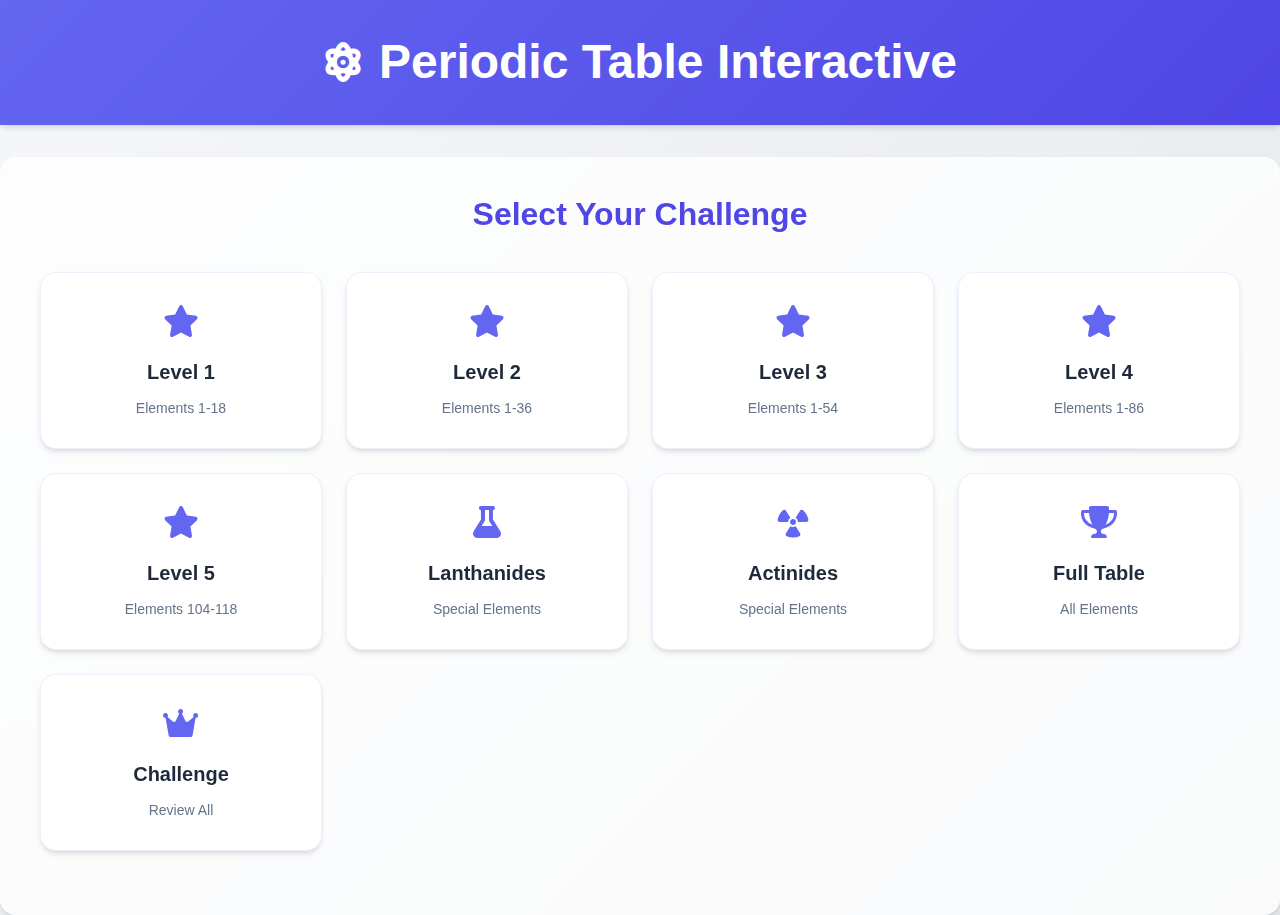
<file: index.html>
<!DOCTYPE html>
<html lang="en">
  <head>
    <meta charset="UTF-8" />
    <meta name="viewport" content="width=device-width, initial-scale=1.0" />
    <title>Periodic Table Learning Game</title>
    <link rel="stylesheet" href="css/style.css" />
    <link rel="stylesheet" href="css/game.css" />
    <link
      href="https://cdnjs.cloudflare.com/ajax/libs/font-awesome/6.0.0/css/all.min.css"
      rel="stylesheet"
    />
    <link
      href="https://fonts.googleapis.com/css2?family=Inter:wght@400;500;600;700&display=swap"
      rel="stylesheet"
    />
  </head>
  <body>
    <div class="game-wrapper">
      <header class="game-header">
        <div class="logo">
          <i class="fas fa-atom fa-spin-pulse"></i>
          <h1>Periodic Table Interactive</h1>
        </div>
      </header>

      <main class="container">
        <div id="game-menu" class="animated">
          <h2 class="section-title">Select Your Challenge</h2>
          <div class="level-grid">
            <button class="level-btn" data-level="1" type="button">
              <i class="fas fa-star"></i>
              <span class="level-name">Level 1</span>
              <span class="level-desc">Elements 1-18</span>
            </button>
            <button class="level-btn" data-level="2" type="button">
              <i class="fas fa-star"></i>
              <span class="level-name">Level 2</span>
              <span class="level-desc">Elements 1-36</span>
            </button>
            <button class="level-btn" data-level="3" type="button">
              <i class="fas fa-star"></i>
              <span class="level-name">Level 3</span>
              <span class="level-desc">Elements 1-54</span>
            </button>
            <button class="level-btn" data-level="4" type="button">
              <i class="fas fa-star"></i>
              <span class="level-name">Level 4</span>
              <span class="level-desc">Elements 1-86</span>
            </button>
            <button class="level-btn" data-level="5" type="button">
              <i class="fas fa-star"></i>
              <span class="level-name">Level 5</span>
              <span class="level-desc">Elements 104-118</span>
            </button>
            <button class="level-btn special" data-level="6" type="button">
              <i class="fas fa-flask"></i>
              <span class="level-name">Lanthanides</span>
              <span class="level-desc">Special Elements</span>
            </button>
            <button class="level-btn special" data-level="7" type="button">
              <i class="fas fa-radiation"></i>
              <span class="level-name">Actinides</span>
              <span class="level-desc">Special Elements</span>
            </button>
            <button class="level-btn master" data-level="8" type="button">
              <i class="fas fa-trophy"></i>
              <span class="level-name">Full Table</span>
              <span class="level-desc">All Elements</span>
            </button>
            <button class="level-btn challenge" data-level="9" type="button">
              <i class="fas fa-crown"></i>
              <span class="level-name">Challenge</span>
              <span class="level-desc">Review All</span>
            </button>
          </div>
        </div>

        <div id="game-container" class="hidden">
          <div class="game-status-bar">
            <div id="timer">
              <i class="fas fa-clock"></i> <span id="time">05:00</span>
            </div>
            <div id="score">
              <i class="fas fa-star"></i> <span id="points">0</span>
            </div>
          </div>

          <div id="match-container" class="game-mode hidden">
            <div id="element-bank" class="element-bank">
              <div class="element-queue"></div>
            </div>
            <div id="game-board" class="periodic-grid"></div>
          </div>

          <div id="quiz-container" class="game-mode hidden">
            <div class="question-box">
              <h3 id="question"></h3>
              <div id="options" class="options-grid"></div>
            </div>
          </div>

          <button id="back-to-menu" class="back-btn">
            <i class="fas fa-arrow-left"></i> Back to Menu
          </button>
        </div>
      </main>

      <div id="mode-selection-modal" class="modal">
        <div class="modal-content glass-morphism">
          <h2>Select Game Mode</h2>
          <div class="mode-buttons">
            <button id="startMatch" class="mode-select-btn">
              <i class="fas fa-puzzle-piece"></i>
              <span>Match Game</span>
            </button>
            <button id="startQuiz" class="mode-select-btn">
              <i class="fas fa-question-circle"></i>
              <span>Quiz Mode</span>
            </button>
          </div>
        </div>
      </div>
    </div>

    <script src="js/elements-data.js"></script>
    <script src="js/match-game.js"></script>
    <script src="js/quiz-game.js"></script>
    <script src="js/game.js"></script>
  </body>
</html>
</file>
<file: css/style.css>
* {
  margin: 0;
  padding: 0;
  box-sizing: border-box;
  font-family: "Arial", sans-serif;
}

:root {
  --primary-color: #6366f1;
  --secondary-color: #4f46e5;
  --success-color: #22c55e;
  --error-color: #ef4444;
  --text-color: #1e293b;
  --bg-color: #f8fafc;
  --font-size: 16px;
  --border-radius: 16px;
  --box-shadow: 0 4px 6px -1px rgba(0, 0, 0, 0.1),
    0 2px 4px -2px rgba(0, 0, 0, 0.1);
  --gradient-primary: linear-gradient(135deg, #6366f1, #4f46e5);
  --gradient-secondary: linear-gradient(135deg, #4f46e5, #3730a3);
  --element-transition: all 0.3s cubic-bezier(0.4, 0, 0.2, 1);
  --element-shadow: 0 4px 6px -1px rgba(0, 0, 0, 0.1),
    0 2px 4px -1px rgba(0, 0, 0, 0.06);
  --element-hover-shadow: 0 10px 15px -3px rgba(0, 0, 0, 0.1),
    0 4px 6px -2px rgba(0, 0, 0, 0.05);
}

body {
  background: linear-gradient(135deg, #f8fafc, #f1f5f9);
  color: var(--text-color);
  font-size: var(--font-size);
  line-height: 1.6;
  min-height: 100vh;
}

header {
  background: var(--primary-color);
  color: white;
  text-align: center;
  padding: 20px 0;
  font-size: 24px;
}

nav {
  background: var(--secondary-color);
  padding: 10px;
  text-align: center;
}

nav a {
  color: white;
  text-decoration: none;
  padding: 10px 20px;
  display: inline-block;
  transition: color 0.3s ease;
}

nav a:hover {
  color: var(--primary-color);
}

.container {
  max-width: 1400px;
  margin: 0 auto;
  padding: 2rem;
  background: rgba(255, 255, 255, 0.8);
  backdrop-filter: blur(10px);
  border-radius: var(--border-radius);
  box-shadow: var(--box-shadow);
}

.grid-container {
  display: grid;
  grid-template-columns: repeat(auto-fit, minmax(250px, 1fr));
  gap: 20px;
}

.grid-item {
  background: var(--primary-color);
  color: white;
  padding: 20px;
  text-align: center;
  border-radius: 5px;
}

button {
  background: var(--primary-color);
  color: white;
  border: none;
  padding: 10px 20px;
  font-size: 18px;
  cursor: pointer;
  transition: background 0.3s ease;
  border-radius: 5px;
}

button:hover {
  background: #2980b9;
}

@keyframes fadeIn {
  from {
    opacity: 0;
    transform: translateY(-10px);
  }
  to {
    opacity: 1;
    transform: translateY(0);
  }
}

.animated {
  animation: fadeIn 1s ease-in-out;
}

@media (max-width: 768px) {
  .container {
    padding: 10px;
  }

  nav a {
    display: block;
    padding: 15px;
  }
}

.game-wrapper {
  min-height: 100vh;
  background: linear-gradient(135deg, #f5f7fa, #e4e7eb);
}

.game-header {
  background: var(--gradient-primary);
  padding: 1.5rem;
  box-shadow: var(--box-shadow);
  margin-bottom: 2rem;
}

.logo {
  display: flex;
  align-items: center;
  justify-content: center;
  gap: 1rem;
}

.logo i {
  font-size: 2.5rem;
  color: white;
  animation: spin 10s linear infinite;
}

.section-title {
  text-align: center;
  font-size: 2rem;
  color: var(--secondary-color);
  margin-bottom: 2rem;
  font-weight: 600;
}

.back-btn {
  position: fixed;
  bottom: 2rem;
  left: 2rem;
  padding: 1rem 2rem;
  background: var(--gradient-secondary);
  border-radius: 50px;
  box-shadow: var(--box-shadow);
  transition: transform 0.3s ease;
}

.back-btn:hover {
  transform: translateY(-3px);
}

.game-status-bar {
  display: flex;
  justify-content: space-between;
  margin-bottom: 2rem;
  padding: 1rem;
  background: white;
  border-radius: var(--border-radius);
  box-shadow: var(--box-shadow);
}

@keyframes spin {
  from {
    transform: rotate(0deg);
  }
  to {
    transform: rotate(360deg);
  }
}
</file>
<file: css/game.css>
.level-grid {
  display: grid;
  grid-template-columns: repeat(auto-fit, minmax(280px, 1fr));
  gap: 1.5rem;
  margin: 2rem auto;
  max-width: 1200px;
}

.level-btn {
  background: white;
  border: 1px solid rgba(99, 102, 241, 0.1);
  border-radius: var(--border-radius);
  padding: 2rem;
  display: flex;
  flex-direction: column;
  align-items: center;
  gap: 1rem;
  transition: all 0.3s ease;
  box-shadow: var(--box-shadow);
}

.level-btn:hover {
  transform: translateY(-4px);
  box-shadow: 0 20px 25px -5px rgba(0, 0, 0, 0.1),
    0 8px 10px -6px rgba(0, 0, 0, 0.1);
  border-color: var(--primary-color);
}

.level-btn i {
  font-size: 2rem;
  color: var(--primary-color);
  margin-bottom: 0.5rem;
}

.level-name {
  font-size: 1.25rem;
  font-weight: 600;
  color: var(--text-color);
}

.level-desc {
  font-size: 0.875rem;
  color: #64748b;
}

#game-container {
  position: relative;
  margin-top: 20px;
}

#timer,
#score {
  font-size: 1.5em;
  margin: 10px;
  padding: 15px 30px;
  background: linear-gradient(
    135deg,
    var(--primary-color),
    var(--secondary-color)
  );
  color: white;
  border-radius: 20px;
  display: inline-flex;
  align-items: center;
  gap: 8px;
  box-shadow: 0 10px 20px rgba(0, 0, 0, 0.1), 0 4px 6px rgba(0, 0, 0, 0.05);
  font-weight: 600;
  backdrop-filter: blur(5px);
}

#game-board {
  display: grid;
  grid-template-columns: repeat(18, minmax(60px, 1fr));
  gap: 4px;
  margin: 20px auto;
  max-width: 1400px;
  overflow-x: auto;
  padding: 20px;
  background: white;
  border: 3px solid rgba(0, 0, 0, 0.2);
  border-bottom: 4px solid var(--primary-color);
  backdrop-filter: blur(10px);
  border-radius: 24px;
  box-shadow: 0 8px 32px rgba(31, 38, 135, 0.1);
  -webkit-overflow-scrolling: touch;
  grid-template-rows: repeat(10, minmax(60px, 1fr));
  grid-auto-flow: dense;
}

.element-cell {
  aspect-ratio: 1;
  position: relative;
  border: 2px solid rgba(0, 0, 0, 0.1);
  border-radius: 12px;
  display: flex;
  flex-direction: column;
  align-items: center;
  justify-content: center;
  background: white;
  transition: all 0.2s ease;
  padding: 8px;
  min-width: 60px;
  min-height: 60px;
}

.element-cell:hover {
  border-color: var(--primary-color);
  transform: translateY(-2px);
  box-shadow: 0 10px 15px -3px rgba(0, 0, 0, 0.1);
}

.element-cell[data-atomic-number] {
  border: 3px solid rgba(0, 0, 0, 0.3);
  background: rgba(255, 255, 255, 0.95);
  backdrop-filter: blur(5px);
  box-shadow: 0 4px 6px rgba(0, 0, 0, 0.1),
    inset 0 0 0 1px rgba(255, 255, 255, 0.7);
}

.element-cell[data-atomic-number]:hover {
  transform: translateY(-2px);
  border-color: var(--primary-color);
  box-shadow: 0 8px 12px rgba(0, 0, 0, 0.15),
    inset 0 0 0 1px rgba(255, 255, 255, 0.9);
}

.element-cell[data-atomic-number] .symbol {
  font-size: 1.4em;
  font-weight: 600;
  color: var(--text-color);
}

.element-cell[data-atomic-number] .atomic-number {
  position: absolute;
  top: 4px;
  left: 4px;
  font-size: 0.8em;
  color: var(--secondary-color);
  opacity: 0.8;
}

.element-cell .position-number {
  position: absolute;
  top: 50%;
  left: 50%;
  transform: translate(-50%, -50%);
  font-size: 1.6em;
  font-weight: 600;
  color: rgba(0, 0, 0, 0.08);
  z-index: 1;
  pointer-events: none;
  font-family: "Inter", sans-serif;
  transition: all 0.3s ease;
  text-shadow: 1px 1px 0 rgba(255, 255, 255, 0.5);
}

.element-cell:hover .position-number {
  color: rgba(var(--primary-color-rgb), 0.15);
  transform: translate(-50%, -50%) scale(1.1);
}

.element-cell.correct .position-number {
  display: none;
}

.element-cell.empty-cell .position-number {
  display: none;
}

.element-cell[data-atomic-number] .position-number {
  font-size: 2em;
  opacity: 0.1;
}

.element-cell:empty {
  border: none;
  background: transparent;
  box-shadow: none;
  min-width: 60px;
  min-height: 60px;
  opacity: 0.5;
}

.element-cell.empty-cell {
  border: none;
  background: transparent;
  box-shadow: none;
  pointer-events: none;
  min-width: 60px;
  min-height: 60px;
  opacity: 0;
}

.element-cell.empty-cell:hover {
  transform: none;
  box-shadow: none;
}

.element-cell.dragover {
  border-color: var(--primary-color);
  transform: scale(1.05);
  background: rgba(255, 255, 255, 0.95);
  box-shadow: 0 8px 20px rgba(74, 144, 226, 0.2);
  z-index: 1;
}

.hidden {
  display: none;
}

.correct {
  background-color: #2ecc71;
}

.wrong {
  background-color: #e74c3c;
}

.game-mode-buttons {
  display: flex;
  justify-content: center;
  gap: 20px;
  margin-bottom: 20px;
}

.mode-btn {
  padding: 15px 30px;
  font-size: 1.1em;
  background: linear-gradient(
    135deg,
    var(--primary-color),
    var(--secondary-color)
  );
  color: white;
  border: none;
  border-radius: 16px;
  cursor: pointer;
  transition: all 0.3s cubic-bezier(0.4, 0, 0.2, 1);
  font-weight: 500;
  letter-spacing: 0.01em;
  box-shadow: 0 4px 15px rgba(0, 0, 0, 0.1);
}

.mode-btn.active {
  background: linear-gradient(
    135deg,
    var(--secondary-color),
    var(--primary-color)
  );
  box-shadow: inset 0 2px 4px rgba(0, 0, 0, 0.1), 0 4px 15px rgba(0, 0, 0, 0.1);
}

.element-bank {
  display: flex;
  gap: 15px;
  margin: 0 auto 25px;
  padding: 20px;
  background: rgba(255, 255, 255, 0.98);
  border-radius: 24px;
  box-shadow: 0 10px 40px rgba(31, 38, 135, 0.1);
  backdrop-filter: blur(10px);
  max-width: 1400px;
  justify-content: center;
  height: 120px;
  overflow: hidden;
  position: sticky;
  top: 0;
  z-index: 100;
}

.element-queue {
  display: flex;
  gap: 15px;
  transition: all 0.3s ease;
}

.draggable-element {
  width: 85px;
  height: 85px;
  display: flex;
  flex-direction: column;
  align-items: center;
  justify-content: center;
  background: white;
  border: 2px solid rgba(99, 102, 241, 0.1);
  cursor: move;
  user-select: none;
  border-radius: 12px;
  box-shadow: var(--box-shadow);
  transition: all 0.2s ease;
  position: relative;
  overflow: hidden;
  backdrop-filter: blur(5px);
}

.draggable-element:hover {
  transform: translateY(-4px) scale(1.03);
  box-shadow: 0 20px 25px -5px rgba(0, 0, 0, 0.1);
  border-color: var(--primary-color);
}

.draggable-element .symbol {
  font-size: 2em;
  font-weight: 600;
  color: var(--text-color);
  letter-spacing: -0.02em;
}

.draggable-element .atomic-number {
  position: absolute;
  top: 6px;
  left: 6px;
  font-size: 0.85em;
  color: var(--secondary-color);
  font-weight: 500;
}

.periodic-grid {
  display: grid;
  grid-template-columns: repeat(18, minmax(65px, 1fr));
  gap: 6px;
  margin: 20px auto;
  padding: 25px;
  background: rgba(255, 255, 255, 0.98);
  border-radius: 24px;
  border: 3px solid rgba(0, 0, 0, 0.2);
  border-bottom: 4px solid var(--primary-color);
  box-shadow: 0 10px 40px rgba(31, 38, 135, 0.1), 0 1px 2px rgba(0, 0, 0, 0.05);
  backdrop-filter: blur(10px);
  max-width: 1400px;
  overflow-x: auto;
  -webkit-overflow-scrolling: touch;
  margin-bottom: 40px;
}

.periodic-grid:empty {
  display: none;
}

.options-grid {
  display: grid;
  grid-template-columns: repeat(2, 1fr);
  gap: 20px;
  margin: 20px 0;
}

.option-btn {
  padding: 20px;
  font-size: 1.2em;
  background: white;
  border: 2px solid #e9ecef;
  cursor: pointer;
  border-radius: 15px;
  transition: all 0.3s ease;
  text-align: center;
  color: var(--text-color);
  font-weight: 500;
  opacity: 1;
}

.option-btn:hover {
  background: #f8f9fa;
  transform: translateY(-2px);
  box-shadow: 0 4px 15px rgba(0, 0, 0, 0.1);
  color: var(--primary-color);
}

.option-btn.correct {
  background-color: #2ecc71;
  color: white;
  border-color: #2ecc71;
  animation: pulse 0.5s ease-out;
}

.option-btn.wrong {
  background-color: #e74c3c;
  color: white;
  border-color: #e74c3c;
  animation: shake 0.5s ease-out;
}

.option-btn:disabled {
  cursor: not-allowed;
  opacity: 0.8;
  color: var(--text-color);
}

#question {
  font-size: 1.5em;
  color: var(--text-color);
  margin-bottom: 30px;
  text-align: center;
  font-weight: 600;
  opacity: 1;
}

.modal {
  position: fixed;
  top: 0;
  left: 0;
  width: 100%;
  height: 100%;
  background: rgba(0, 0, 0, 0.4);
  backdrop-filter: blur(5px);
  display: none;
  justify-content: center;
  align-items: center;
  z-index: 1000;
  opacity: 0;
  transition: opacity 0.3s ease;
}

.modal.active {
  display: flex;
  opacity: 1;
}

.modal-content {
  background: white;
  padding: 40px;
  border-radius: 24px;
  text-align: center;
  max-width: 500px;
  width: 90%;
  box-shadow: 0 20px 50px rgba(0, 0, 0, 0.1), 0 10px 20px rgba(0, 0, 0, 0.05);
  transform: scale(0.95);
  transition: transform 0.3s cubic-bezier(0.4, 0, 0.2, 1);
}

.modal.active .modal-content {
  transform: scale(1);
}

.mode-buttons {
  display: flex;
  justify-content: center;
  gap: 20px;
  margin-top: 20px;
}

.mode-select-btn {
  padding: 25px;
  width: 170px;
  display: flex;
  flex-direction: column;
  align-items: center;
  gap: 12px;
  border: 2px solid rgba(var(--primary-color-rgb), 0.1);
  border-radius: 20px;
  cursor: pointer;
  transition: all 0.3s cubic-bezier(0.4, 0, 0.2, 1);
  background: white;
  box-shadow: 0 10px 20px rgba(0, 0, 0, 0.05), 0 4px 6px rgba(0, 0, 0, 0.02);
}

.mode-select-btn i {
  font-size: 28px;
  color: var(--primary-color);
}

.mode-select-btn:hover {
  transform: translateY(-6px);
  background: linear-gradient(
    135deg,
    rgba(var(--primary-color-rgb), 0.05),
    rgba(var(--secondary-color-rgb), 0.05)
  );
  border-color: var(--primary-color);
  box-shadow: 0 20px 30px rgba(0, 0, 0, 0.1), 0 6px 10px rgba(0, 0, 0, 0.05);
}

@keyframes celebrate {
  0% {
    transform: scale(1);
    filter: brightness(100%);
  }
  50% {
    transform: scale(1.05);
    filter: brightness(150%);
  }
  100% {
    transform: scale(1);
    filter: brightness(100%);
  }
}

.periodic-grid.celebration {
  animation: celebrate 1s ease-in-out;
}

/* Updated Element type colors with modern gradients */
.NONMETAL {
  background: linear-gradient(135deg, #a1d344, #8fb83a);
}
.NOBLE_GAS {
  background: linear-gradient(135deg, #7cc3e5, #5da8d6);
}
.ALKALI_METAL {
  background: linear-gradient(135deg, #ff8a8a, #ff6b6b);
}
.ALKALINE_EARTH_METAL {
  background: linear-gradient(135deg, #ffd280, #ffba4d);
}
.METALLOID {
  background: linear-gradient(135deg, #cccc9a, #b8b87d);
}
.TRANSITION_METAL {
  background: linear-gradient(135deg, #ffc0c0, #ffaaaa);
}
.POST_TRANSITION_METAL {
  background: linear-gradient(135deg, #cccccc, #b3b3b3);
}
.HALOGEN {
  background: linear-gradient(135deg, #ffff99, #ffff66);
}
.LANTHANIDE {
  background: linear-gradient(135deg, #ffbfff, #ff99ff);
}
.ACTINIDE {
  background: linear-gradient(135deg, #ff99cc, #ff70b3);
}

.element-cell.correct {
  border: 2px solid #2ecc71;
  background: linear-gradient(
    135deg,
    rgba(46, 204, 113, 0.1),
    rgba(46, 204, 113, 0.2)
  );
  animation: correct-match 0.5s cubic-bezier(0.4, 0, 0.2, 1);
  box-shadow: 0 0 20px rgba(46, 204, 113, 0.2),
    inset 0 0 0 1px rgba(46, 204, 113, 0.3);
  transform: scale(1);
}

.element-cell.correct .symbol {
  color: #27ae60;
}

.element-cell.correct .atomic-number {
  color: #27ae60;
  opacity: 1;
}

.element-cell.wrong {
  border-color: #e74c3c;
  animation: shake 0.5s cubic-bezier(0.36, 0, 0.66, -0.56);
  background: linear-gradient(
    135deg,
    rgba(231, 76, 60, 0.1),
    rgba(231, 76, 60, 0.2)
  );
}

@keyframes correct-match {
  0% {
    transform: scale(1);
  }
  50% {
    transform: scale(1.1);
    filter: brightness(1.2);
  }
  100% {
    transform: scale(1);
  }
}

@keyframes pulse {
  0% {
    transform: scale(1);
  }
  50% {
    transform: scale(1.05);
  }
  100% {
    transform: scale(1);
  }
}

@keyframes shake {
  0%,
  100% {
    transform: translateX(0);
  }
  25% {
    transform: translateX(-5px);
  }
  75% {
    transform: translateX(5px);
  }
}

.question-box {
  background: white;
  border-radius: 20px;
  padding: 30px;
  box-shadow: 0 8px 30px rgba(0, 0, 0, 0.05);
  margin: 20px auto;
  max-width: 800px;
}

.element-cell.gap-row {
  opacity: 0;
  pointer-events: none;
  border: none;
  background: transparent;
}

.element-cell.lanthanide {
  border-color: rgba(255, 191, 255, 0.5);
}

.element-cell.actinide {
  border-color: rgba(255, 153, 204, 0.5);
}
</file>
